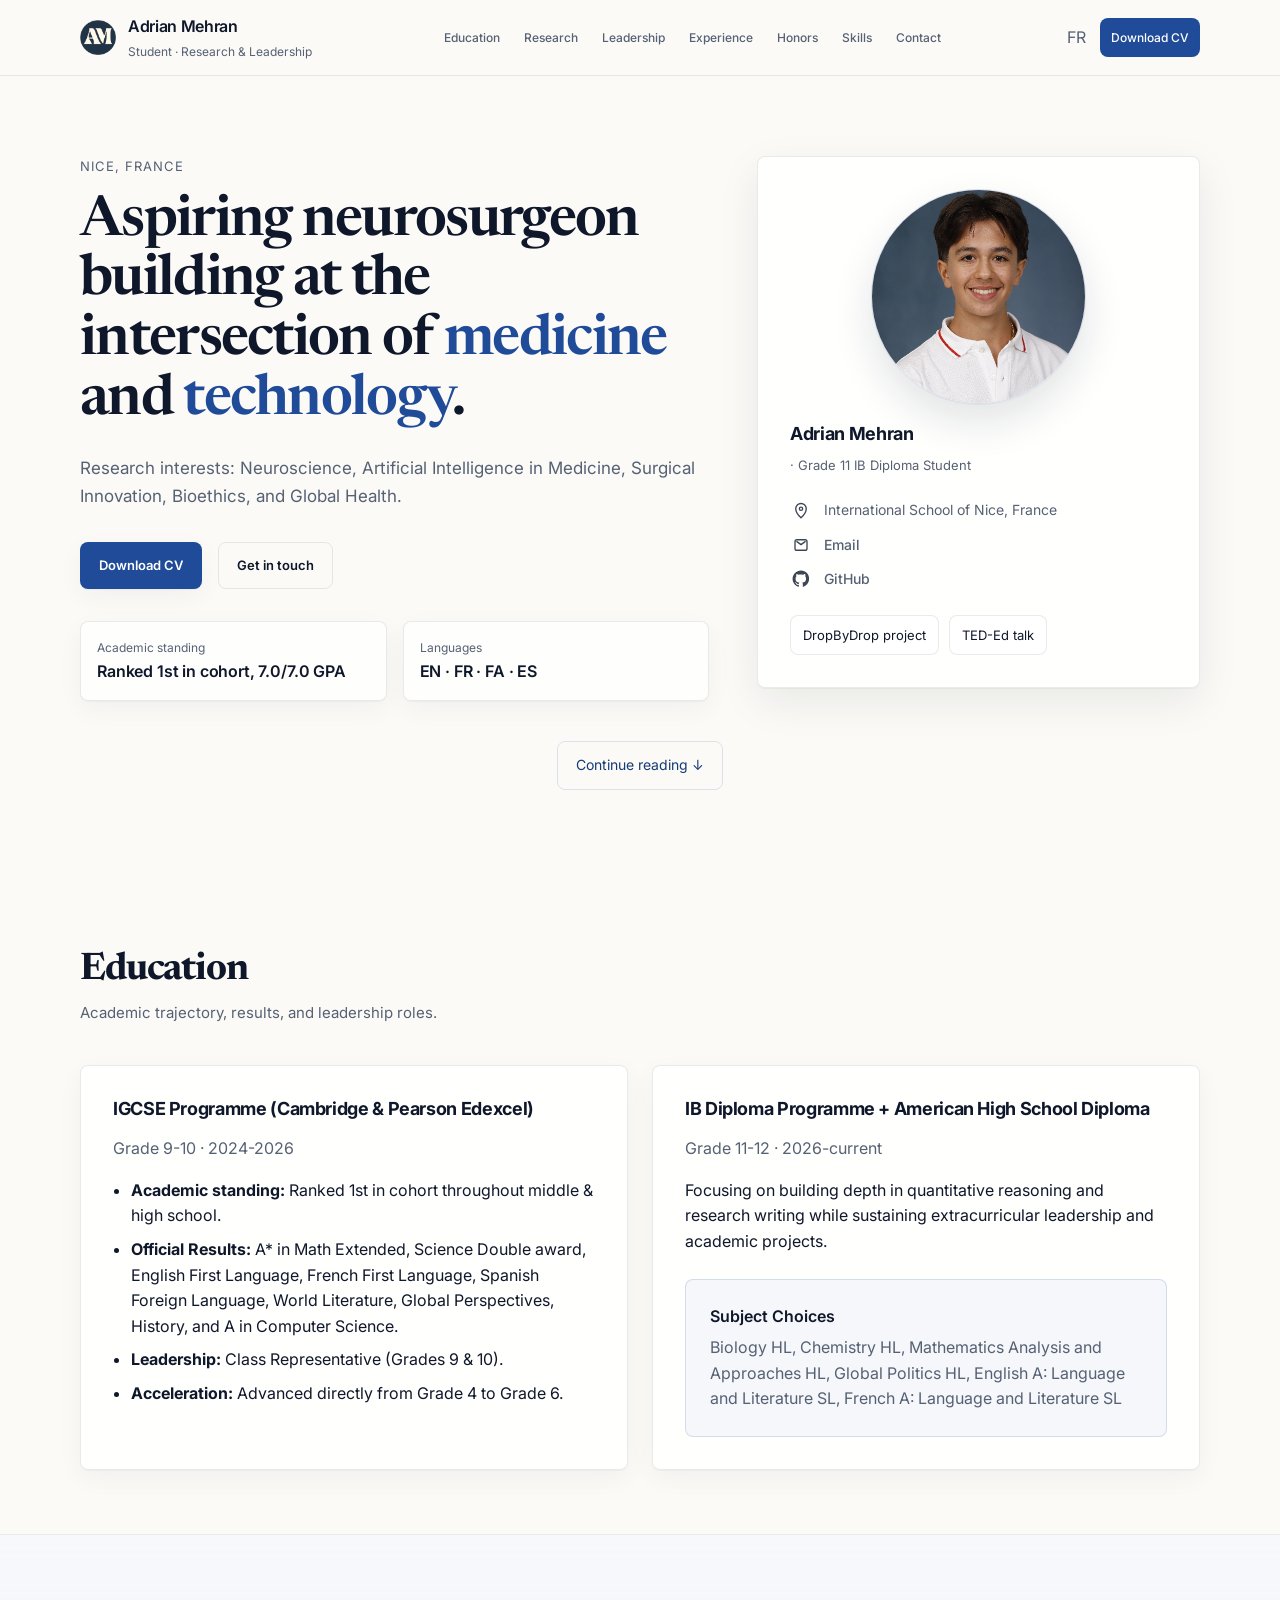
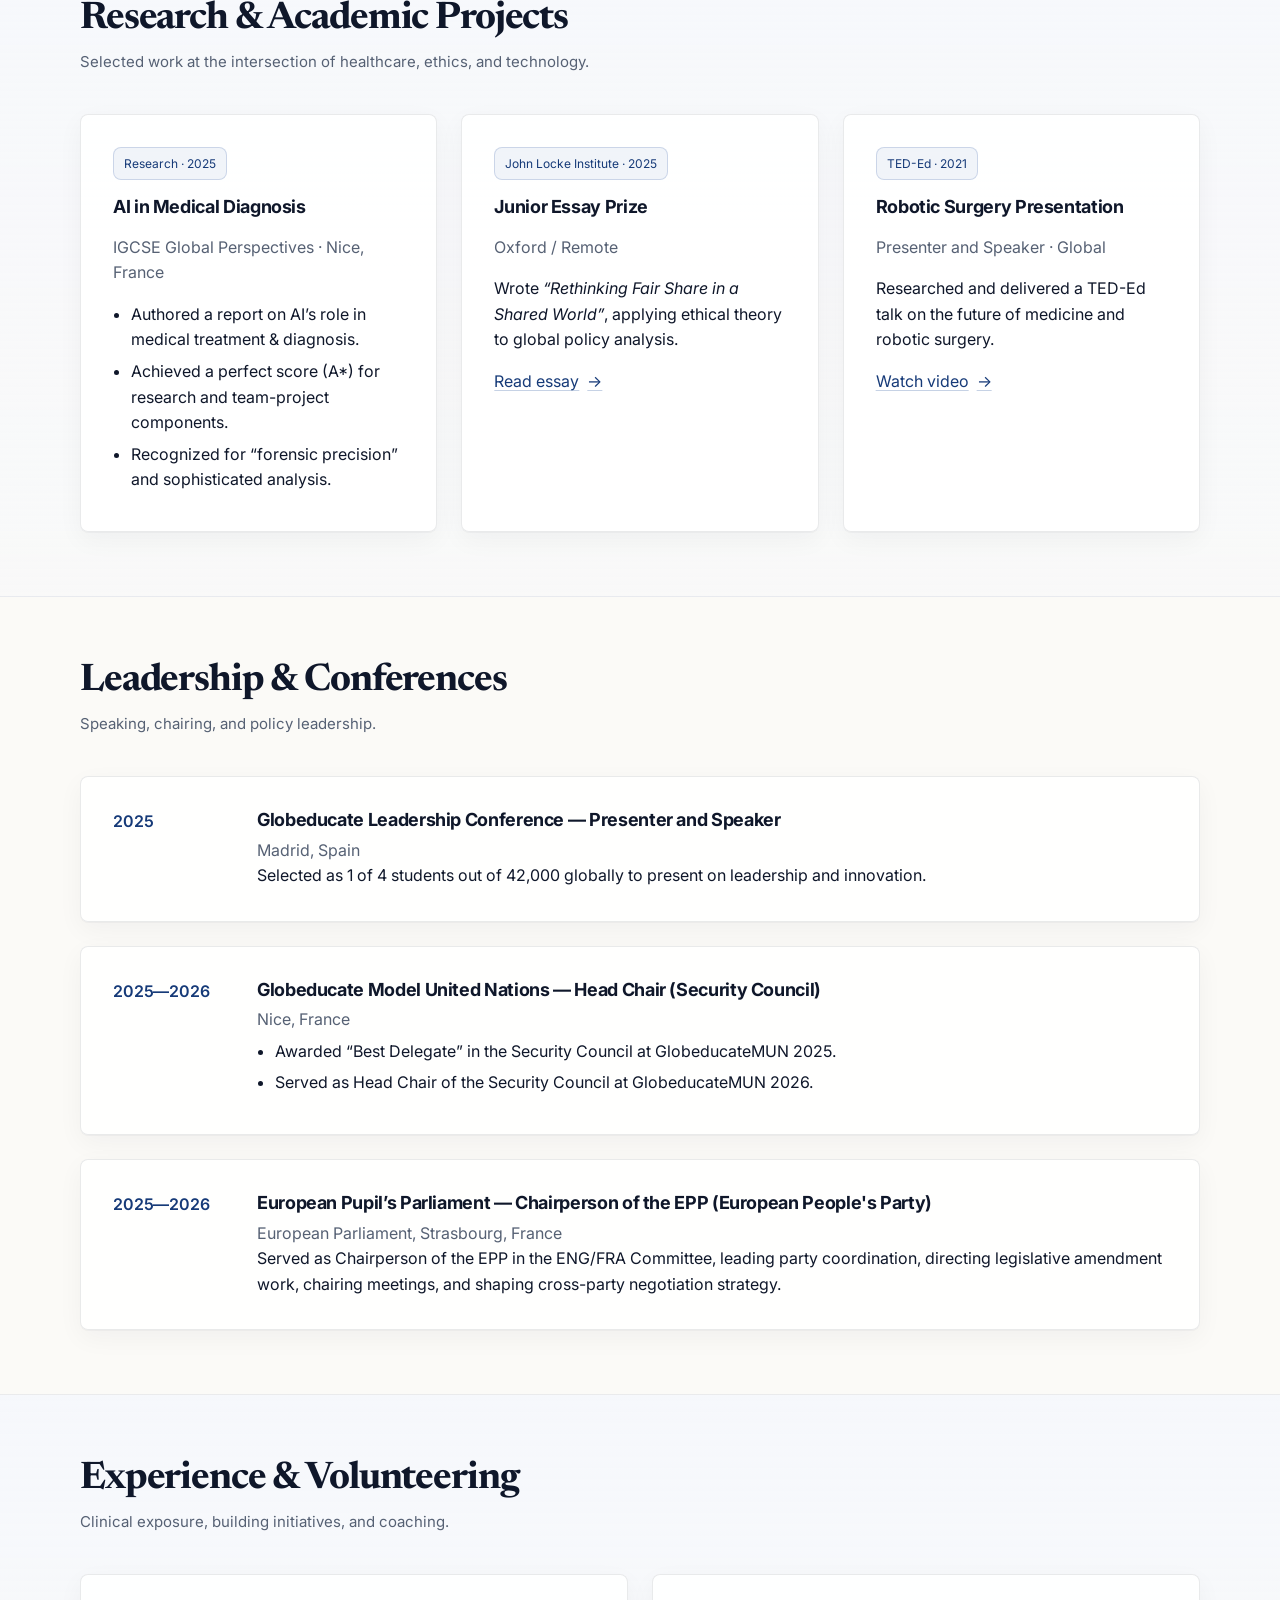
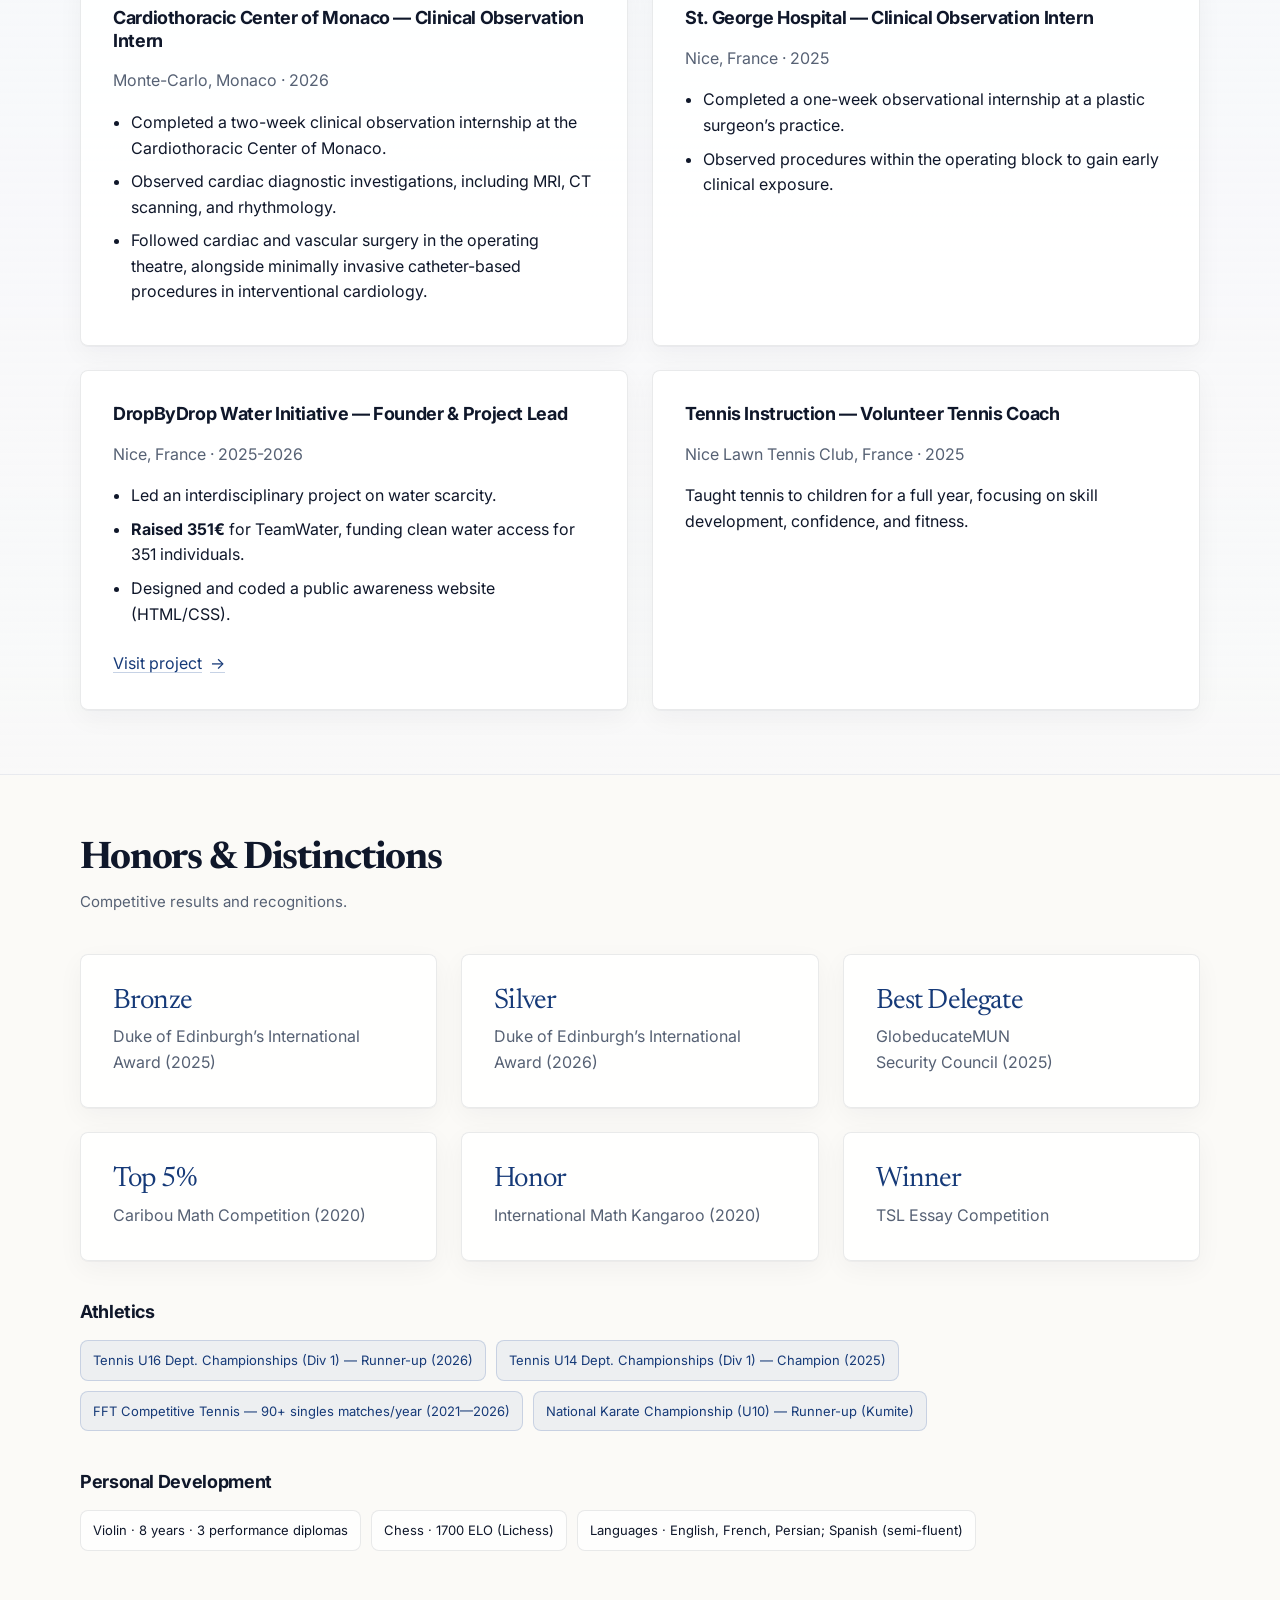
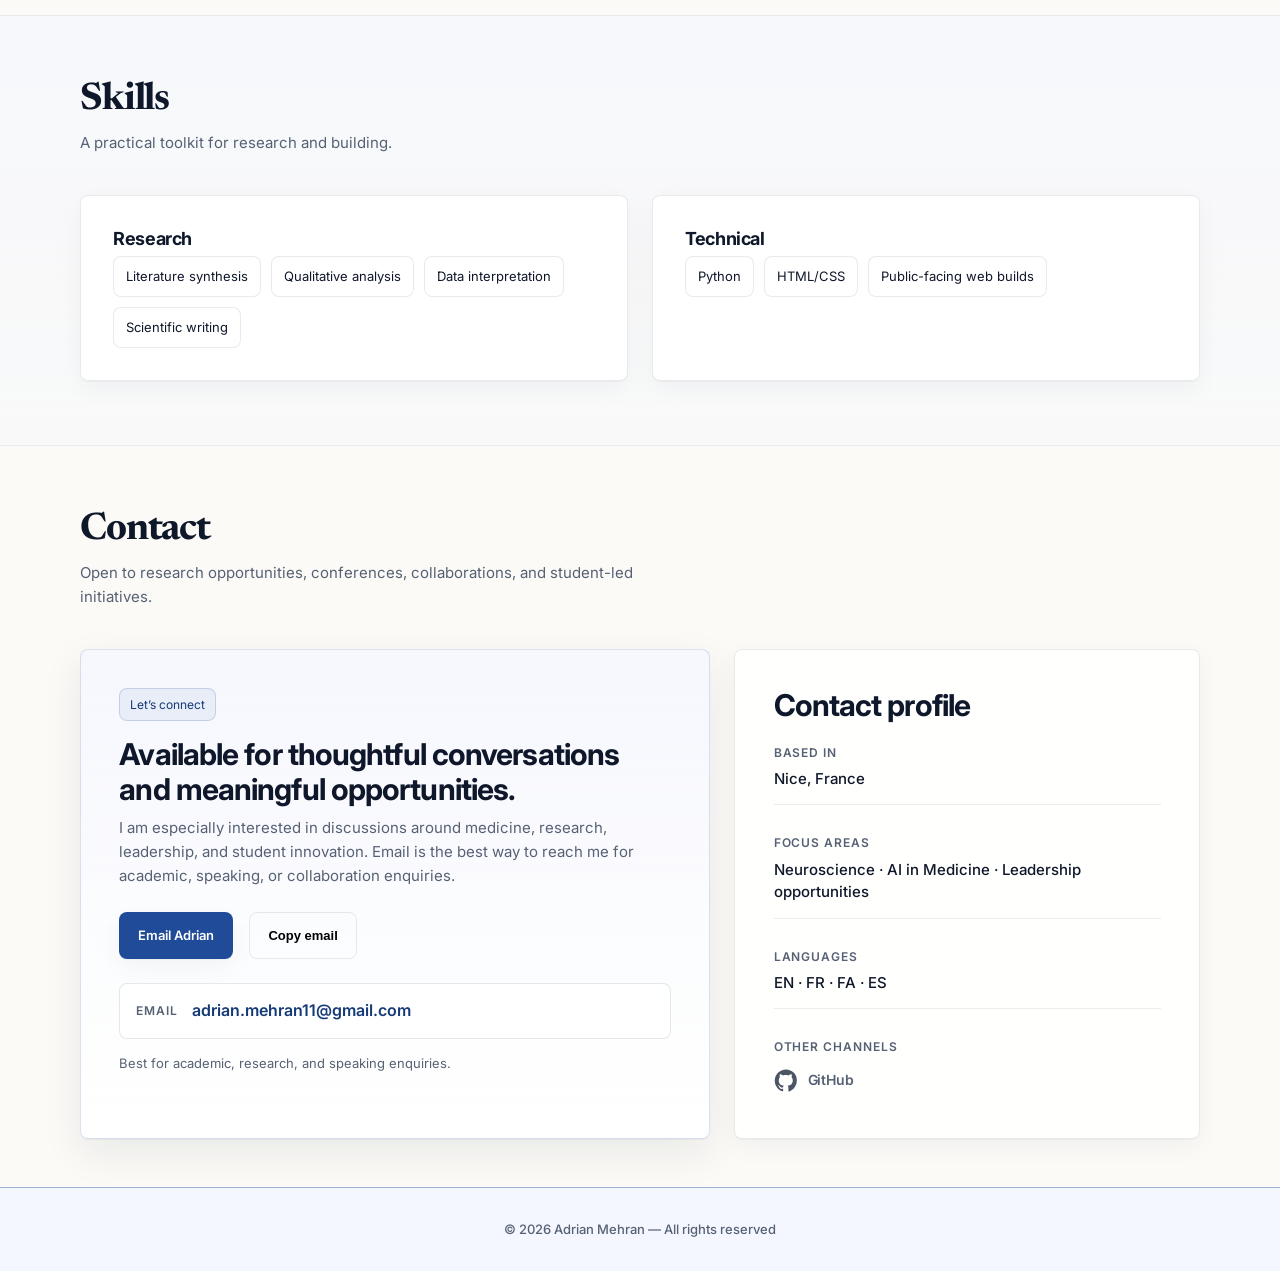
<file: index.html>
<!doctype html>
<html lang="en">
  <head>
    <meta charset="UTF-8" />
    <meta name="viewport" content="width=device-width, initial-scale=1" />
    <title>Adrian Mehran</title>
    <meta
      name="description"
      content="Adrian Mehran is a Grade 11 IB Diploma student in Nice, France, interested in neuroscience, AI in medicine, leadership, and global health. Explore his CV, research, and projects."
    />
    <link rel="canonical" href="https://adrianmehran.github.io/" />
    
    <!-- Structured data (SEO) -->
    <script type="application/ld+json">
    {
      "@context": "https://schema.org",
      "@type": "Person",
      "name": "Adrian Mehran",
      "url": "https://adrianmehran.github.io/",
      "image": "https://adrianmehran.github.io/img/adrian_portrait.jpg",
      "sameAs": [
        "https://github.com/adrianmehran"
      ],
      "jobTitle": "Student",
      "address": {
        "@type": "PostalAddress",
        "addressLocality": "Nice",
        "addressCountry": "France"
      },
      "knowsAbout": [
        "Neuroscience",
        "Neurosurgery",
        "AI in Medicine",
        "Global Health",
        "Bioethics"
      ]
    }
    </script>

    <!-- Favicon (browser, mobile, and PWA support) -->
    <link rel="apple-touch-icon" sizes="180x180" href="./favicon/apple-touch-icon.png" />
    <link rel="icon" type="image/png" sizes="32x32" href="./favicon/favicon-32x32.png" />
    <link rel="icon" type="image/png" sizes="16x16" href="./favicon/favicon-16x16.png" />
    <link rel="shortcut icon" href="./favicon/favicon.ico" />
    <link rel="manifest" href="./favicon/site.webmanifest" />

    <!-- Clean, modern typefaces -->
    <link rel="preconnect" href="https://fonts.googleapis.com" />
    <link rel="preconnect" href="https://fonts.gstatic.com" crossorigin />
    <link
      href="https://fonts.googleapis.com/css2?family=Inter:wght@400;500;600&family=Newsreader:opsz,wght@6..72,500;6..72,600&display=swap"
      rel="stylesheet"
    />

    <link rel="stylesheet" href="style.css" />
  </head>

  <body>
    <a class="skip-link" href="#content" data-i18n="skip">Skip to content</a>

    <!-- Top Nav -->
    <header class="topbar" role="banner">
      <div class="wrap topbar__inner">
        <div class="topbar__brandSlot">
          <img src="img/logo.png" alt="Logo" class="logo" />

          <a class="brand" href="#home" aria-label="Go to top" data-i18n-attr="aria-label:brand.aria">
            <span class="brand__name">Adrian Mehran</span>
            <span class="brand__tag" data-i18n="brand.tag">Student · Research & Leadership</span>
          </a>
        </div>

        <nav class="nav" aria-label="Primary" data-i18n-attr="aria-label:nav.aria">
          <button class="nav__toggle" type="button" aria-expanded="false" aria-controls="navMenu">
            <span class="nav__toggleLine"></span>
            <span class="nav__toggleLine"></span>
            <span class="nav__toggleLine"></span>
            <span class="sr-only" data-i18n="nav.openMenu">Open menu</span>
          </button>

          <div id="navMenu" class="nav__menu">
            <div class="nav__sections" aria-label="Page sections">
              <a class="nav__link" href="#education" data-i18n="nav.education">Education</a>
              <a class="nav__link" href="#research" data-i18n="nav.research">Research</a>
              <a class="nav__link" href="#leadership" data-i18n="nav.leadership">Leadership</a>
              <a class="nav__link" href="#experience" data-i18n="nav.experience">Experience</a>
              <a class="nav__link" href="#honors" data-i18n="nav.honors">Honors</a>
              <a class="nav__link" href="#skills" data-i18n="nav.skills">Skills</a>
              <a class="nav__link" href="#contact" data-i18n="nav.contact">Contact</a>
            </div>

            <div class="nav__utilities" aria-label="Site utilities">
              <button
                class="nav__link nav__langToggle"
                type="button"
                data-language-toggle
                aria-label="Switch language to French"
              >
                FR
              </button>
              <a
                class="nav__link nav__link--cta nav__link--cv"
                href="assets/Adrian_Mehran_CV_Eng.pdf"
                target="_blank"
                rel="noopener noreferrer"
                data-cv-link
                data-i18n="nav.download"
              >
                Download CV
              </a>
            </div>
          </div>
        </nav>
      </div>
    </header>

    <main id="content">
      <!-- HERO -->
      <section id="home" class="hero">
        <div class="wrap hero__grid">
          <div class="hero__left reveal">
            <p class="eyebrow" data-i18n="hero.location">Nice, France</p>
            <h1 class="hero__title" data-i18n="hero.title">
              Aspiring neurosurgeon building at the intersection of
              <span class="accent">medicine</span> and
              <span class="accent">technology</span>.
            </h1>
            <p class="hero__subtitle" data-i18n="hero.subtitle">
              Research interests: Neuroscience, Artificial Intelligence in Medicine, Surgical
              Innovation, Bioethics, and Global Health.
            </p>

            <div class="hero__actions">
              <a
                class="btn btn--primary"
                href="assets/Adrian_Mehran_CV_Eng.pdf"
                download
                data-cv-link
                data-i18n="hero.download"
              >
                Download CV
              </a>
              <a class="btn btn--ghost" href="#contact" data-i18n="hero.contact">Get in touch</a>
            </div>

            <div class="hero__meta">
              <div class="metaCard">
                <div class="metaCard__label" data-i18n="hero.meta.academicLabel">Academic standing</div>
                <div class="metaCard__value" data-i18n="hero.meta.academicValue">Ranked 1st in cohort, 7.0/7.0 GPA</div>
              </div>
              <div class="metaCard">
                <div class="metaCard__label" data-i18n="hero.meta.languagesLabel">Languages</div>
                <div class="metaCard__value">EN · FR · FA · ES</div>
              </div>
            </div>
          </div>

          <aside class="hero__right reveal" aria-label="Profile" data-i18n-attr="aria-label:profile.aria">
            <div class="profileCard">
              <div class="profileCard__avatar">
                <img
                  class="avatarImg"
                  src="img/adrian_portrait.jpg"
                  alt="Portrait of Adrian Mehran"
                  data-i18n-attr="alt:profile.avatarAlt"
                  loading="lazy"
                />
              </div>

              <div class="profileCard__body">
                <h2 class="profileCard__name">Adrian Mehran</h2>
                <p class="profileCard__role" data-i18n="profile.role">
                  · Grade 11 IB Diploma Student
                </p>

                <ul class="infoList" aria-label="Contact links" data-i18n-attr="aria-label:profile.contactLinks">
                  <li class="infoItem">
                    <span class="infoIcon" aria-hidden="true">
                      <svg viewBox="0 0 24 24" width="18" height="18" fill="none">
                        <path
                          d="M12 21s7-6.1 7-12a7 7 0 1 0-14 0c0 5.9 7 12 7 12Z"
                          stroke="currentColor"
                          stroke-width="1.8"
                        />
                        <path
                          d="M12 11.2a2.2 2.2 0 1 0 0-4.4 2.2 2.2 0 0 0 0 4.4Z"
                          stroke="currentColor"
                          stroke-width="1.8"
                        />
                      </svg>
                    </span>
                    <span class="infoText" data-i18n="profile.school">International School of Nice, France</span>
                  </li>

                  <li class="infoItem">
                    <span class="infoIcon" aria-hidden="true">
                      <svg viewBox="0 0 24 24" width="18" height="18" fill="none">
                        <path
                          d="M4 7.5A2.5 2.5 0 0 1 6.5 5h11A2.5 2.5 0 0 1 20 7.5v9A2.5 2.5 0 0 1 17.5 19h-11A2.5 2.5 0 0 1 4 16.5v-9Z"
                          stroke="currentColor"
                          stroke-width="1.8"
                        />
                        <path
                          d="m6.5 7.5 5.5 4 5.5-4"
                          stroke="currentColor"
                          stroke-width="1.8"
                          stroke-linecap="round"
                          stroke-linejoin="round"
                        />
                      </svg>
                    </span>
                    <a class="infoLink" href="mailto:adrian.mehran11@gmail.com" data-i18n="profile.email">Email</a>
                  </li>

                  <li class="infoItem">
                    <span class="infoIcon" aria-hidden="true">
                      <svg viewBox="0 0 24 24" width="18" height="18" fill="currentColor">
                        <path
                          d="M12 .5C5.73.5.75 5.48.75 11.75c0 4.92 3.19 9.1 7.62 10.58.56.1.76-.24.76-.54v-2c-3.1.67-3.75-1.32-3.75-1.32-.5-1.28-1.23-1.62-1.23-1.62-1-.68.08-.67.08-.67 1.1.08 1.68 1.13 1.68 1.13.98 1.68 2.57 1.2 3.2.92.1-.71.38-1.2.7-1.47-2.47-.28-5.06-1.24-5.06-5.5 0-1.22.43-2.22 1.13-3-.12-.28-.49-1.41.1-2.94 0 0 .92-.29 3.02 1.15.88-.25 1.82-.37 2.75-.38.93 0 1.87.13 2.75.38 2.1-1.44 3.02-1.15 3.02-1.15.59 1.53.22 2.66.1 2.94.7.78 1.13 1.78 1.13 3 0 4.27-2.6 5.22-5.08 5.49.39.34.74 1.02.74 2.06v3.05c0 .3.2.65.77.54 4.43-1.48 7.62-5.66 7.62-10.58C23.25 5.48 18.27.5 12 .5Z"
                        />
                      </svg>
                    </span>
                    <a class="infoLink" href="https://github.com/adrianmehran" target="_blank" rel="noreferrer">
                      GitHub
                    </a>
                  </li>
                </ul>

                <div class="profileCard__links">
                  <a class="chip" href="https://adrianmehran.github.io/DropByDrop/" target="_blank" rel="noreferrer">
                    <span data-i18n="profile.dropByDrop">DropByDrop project</span>
                  </a>
                  <a class="chip" href="https://www.youtube.com/watch?v=IgIJ4zUXR5Q" target="_blank" rel="noreferrer">
                    <span data-i18n="profile.ted">TED-Ed talk</span>
                  </a>
                </div>
              </div>
            </div>
          </aside>
        </div>

        <div class="hero__scroll">
          <a href="#education" class="scrollBtn" data-i18n="hero.continue">Continue reading ↓</a>
        </div>
      </section>

      <!-- EDUCATION -->
      <section id="education" class="section">
        <div class="wrap">
          <div class="sectionHeader reveal">
            <h2 data-i18n="education.title">Education</h2>
            <p data-i18n="education.subtitle">Academic trajectory, results, and leadership roles.</p>
          </div>

          <div class="grid2">
            <article class="card reveal">
              <div class="card__top">
                <h3 data-i18n="education.igcse.title">IGCSE Programme (Cambridge & Pearson Edexcel)</h3>
                <p class="muted" data-i18n="education.igcse.meta">Grade 9-10 · 2024-2026</p>
              </div>
              <ul class="list">
                <li data-i18n="education.igcse.item1"><strong>Academic standing:</strong> Ranked 1st in cohort throughout middle & high school.</li>
                <li>
                  <span data-i18n="education.igcse.item2">
                  <strong>Official Results:</strong> A* in Math Extended, Science Double award,
                  English First Language, French First Language, Spanish Foreign Language,
                  World Literature, Global Perspectives, History, and A in Computer Science.
                  </span>
                </li>
                <li data-i18n="education.igcse.item3"><strong>Leadership:</strong> Class Representative (Grades 9 & 10).</li>
                <li data-i18n="education.igcse.item4"><strong>Acceleration:</strong> Advanced directly from Grade 4 to Grade 6.</li>
              </ul>
            </article>

            <article class="card reveal">
              <div class="card__top">
                <h3 data-i18n="education.ib.title">IB Diploma Programme + American High School Diploma</h3>
                <p class="muted" data-i18n="education.ib.meta">Grade 11-12 · 2026-current</p>
              </div>
              <p class="body" data-i18n="education.ib.body">
                Focusing on building depth in quantitative reasoning and research writing while
                sustaining extracurricular leadership and academic projects.
              </p>

              <div class="callout">
                <div class="callout__title" data-i18n="education.ib.subjectsTitle">Subject Choices</div>
                <p class="callout__text" data-i18n="education.ib.subjects">
                  Biology HL, Chemistry HL, Mathematics Analysis and Approaches HL, Global Politics HL,
                  English A: Language and Literature SL, French A: Language and Literature SL
                </p>
              </div>
            </article>
          </div>
        </div>
      </section>

      <!-- RESEARCH -->
      <section id="research" class="section section--tint">
        <div class="wrap">
          <div class="sectionHeader reveal">
            <h2 data-i18n="research.title">Research & Academic Projects</h2>
            <p data-i18n="research.subtitle">Selected work at the intersection of healthcare, ethics, and technology.</p>
          </div>

          <div class="grid3">
            <article class="card card--hover reveal">
              <div class="pill" data-i18n="research.ai.pill">Independent Research · 2025</div>
              <h3 data-i18n="research.ai.title">AI in Medical Diagnosis</h3>
              <p class="muted" data-i18n="research.ai.meta">IGCSE Global Perspectives · Nice, France</p>
              <ul class="list list--tight">
                <li data-i18n="research.ai.item1">Authored a report on AI’s role in medical treatment & diagnosis.</li>
                <li data-i18n="research.ai.item2">Achieved a perfect score (A*) for research and team-project components.</li>
                <li data-i18n="research.ai.item3">Recognized for “forensic precision” and sophisticated analysis.</li>
              </ul>
            </article>

            <article class="card card--hover reveal">
              <div class="pill" data-i18n="research.essay.pill">John Locke Institute · 2025</div>
              <h3 data-i18n="research.essay.title">Junior Essay Prize</h3>
              <p class="muted">Oxford / Remote</p>
              <p class="body" data-i18n="research.essay.body">
                Wrote <em>“Rethinking Fair Share in a Shared World”</em>, applying ethical theory
                to global policy analysis.
              </p>
              <a class="textLink" href="assets/Adrian_Mehran_John_Locke_Essay_2025.pdf" target="_blank" rel="noreferrer">
                <span data-i18n="research.essay.link">Read essay</span> <span aria-hidden="true">→</span>
              </a>
            </article>

            <article class="card card--hover reveal">
              <div class="pill" data-i18n="research.ted.pill">TED-Ed · 2021</div>
              <h3 data-i18n="research.ted.title">Robotic Surgery Presentation</h3>
              <p class="muted" data-i18n="research.ted.meta">Presenter and Speaker · Global</p>
              <p class="body" data-i18n="research.ted.body">
                Researched and delivered a TED-Ed talk on the future of medicine and robotic
                surgery.
              </p>
              <a class="textLink" href="https://www.youtube.com/watch?v=IgIJ4zUXR5Q" target="_blank" rel="noreferrer">
                <span data-i18n="research.ted.link">Watch video</span> <span aria-hidden="true">→</span>
              </a>
            </article>
          </div>
        </div>
      </section>

      <!-- LEADERSHIP -->
      <section id="leadership" class="section">
        <div class="wrap">
          <div class="sectionHeader reveal">
            <h2 data-i18n="leadership.title">Leadership & Conferences</h2>
            <p data-i18n="leadership.subtitle">Speaking, chairing, and policy leadership.</p>
          </div>

          <div class="timeline">
            <article class="tItem reveal">
              <div class="tItem__time">2025</div>
              <div class="tItem__content">
                <h3 data-i18n="leadership.conference.title">Globeducate Leadership Conference — Presenter and Speaker</h3>
                <p class="muted" data-i18n="leadership.conference.meta">Madrid, Spain</p>
                <p class="body" data-i18n="leadership.conference.body">
                  Selected as 1 of 4 students out of 42,000 globally to present on leadership and innovation.
                </p>
              </div>
            </article>

            <article class="tItem reveal">
              <div class="tItem__time">2025—2026</div>
              <div class="tItem__content">
                <h3 data-i18n="leadership.mun.title">Globeducate Model United Nations — Head Chair (Security Council)</h3>
                <p class="muted" data-i18n="leadership.mun.meta">Nice, France</p>
                <ul class="list list--tight">
                  <li data-i18n="leadership.mun.item1">Awarded “Best Delegate” in the Security Council at GlobeducateMUN 2025.</li>
                  <li data-i18n="leadership.mun.item2">Served as Head Chair of the Security Council at GlobeducateMUN 2026.</li>
                </ul>
              </div>
            </article>

            <article class="tItem reveal">
              <div class="tItem__time">2025—2026</div>
              <div class="tItem__content">
                <h3 data-i18n="leadership.epp.title">European Pupil’s Parliament — Chairperson of the EPP (European People's Party)</h3>
                <p class="muted" data-i18n="leadership.epp.meta">European Parliament, Strasbourg, France</p>
                <p class="body" data-i18n="leadership.epp.body">Served as Chairperson of the EPP in the ENG/FRA Committee, leading party coordination, directing
                  legislative amendment work, chairing meetings, and shaping cross-party negotiation strategy.</p>
              </div>
            </article>
          </div>
        </div>
      </section>

      <!-- EXPERIENCE -->
      <section id="experience" class="section section--tint">
        <div class="wrap">
          <div class="sectionHeader reveal">
            <h2 data-i18n="experience.title">Experience & Volunteering</h2>
            <p data-i18n="experience.subtitle">Clinical exposure, building initiatives, and coaching.</p>
          </div>

          <div class="grid2">
            <article class="card reveal">
              <div class="card__top">
                <h3 data-i18n="experience.monaco.title">Cardiothoracic Center of Monaco — Clinical Observation Intern</h3>
                <p class="muted" data-i18n="experience.monaco.meta">Monte-Carlo, Monaco · 2026</p>
              </div>
              <ul class="list">
                <li data-i18n="experience.monaco.item1">Completed a two-week clinical observation internship at the Cardiothoracic Center of Monaco.</li>
                <li data-i18n="experience.monaco.item2">Observed cardiac diagnostic investigations, including MRI, CT scanning, and rhythmology.</li>
                <li data-i18n="experience.monaco.item3">Followed cardiac and vascular surgery in the operating theatre, alongside minimally invasive catheter-based procedures in interventional cardiology.</li>
              </ul>
            </article>

            <article class="card reveal">
              <div class="card__top">
                <h3 data-i18n="experience.hospital.title">St. George Hospital — Clinical Observation Intern</h3>
                <p class="muted" data-i18n="experience.hospital.meta">Nice, France · 2025</p>
              </div>
              <ul class="list">
                <li data-i18n="experience.hospital.item1">Completed a one-week observational internship at a plastic surgeon’s practice.</li>
                <li data-i18n="experience.hospital.item2">Observed procedures within the operating block to gain early clinical exposure.</li>
              </ul>
            </article>

            <article class="card reveal">
              <div class="card__top">
                <h3 data-i18n="experience.water.title">DropByDrop Water Initiative — Founder & Project Lead</h3>
                <p class="muted" data-i18n="experience.water.meta">Nice, France · 2025-2026</p>
              </div>
              <ul class="list">
                <li data-i18n="experience.water.item1">Led an interdisciplinary project on water scarcity.</li>
                <li data-i18n="experience.water.item2"><strong>Raised 351€</strong> for TeamWater, funding clean water access for 351 individuals.</li>
                <li data-i18n="experience.water.item3">Designed and coded a public awareness website (HTML/CSS).</li>
              </ul>
              <a class="textLink" href="https://adrianmehran.github.io/DropByDrop/" target="_blank" rel="noreferrer">
                <span data-i18n="experience.water.link">Visit project</span> <span aria-hidden="true">→</span>
              </a>
            </article>

            <article class="card reveal">
              <div class="card__top">
                <h3 data-i18n="experience.tennis.title">Tennis Instruction — Volunteer Tennis Coach</h3>
                <p class="muted" data-i18n="experience.tennis.meta">Nice Lawn Tennis Club, France · 2025</p>
              </div>
              <p class="body" data-i18n="experience.tennis.body">
                Taught tennis to children for a full year, focusing on skill development,
                confidence, and fitness.
              </p>
            </article>
          </div>
        </div>
      </section>

      <!-- HONORS -->
      <section id="honors" class="section">
        <div class="wrap">
          <div class="sectionHeader reveal">
            <h2 data-i18n="honors.title">Honors & Distinctions</h2>
            <p data-i18n="honors.subtitle">Competitive results and recognitions.</p>
          </div>

          <div class="grid3">
            <article class="statCard reveal">
              <div class="statCard__value" data-i18n="honors.bronze.value">Bronze</div>
              <div class="statCard__label" data-i18n="honors.bronze.label">Duke of Edinburgh’s International Award (2025)</div>
            </article>
            <article class="statCard reveal">
              <div class="statCard__value" data-i18n="honors.silver.value">Silver</div>
              <div class="statCard__label" data-i18n="honors.silver.label">Duke of Edinburgh’s International Award (2026)</div>
            </article>
            <article class="statCard reveal">
              <div class="statCard__value" data-i18n="honors.delegate.value">Best Delegate</div>
              <div class="statCard__label" data-i18n="honors.delegate.label">GlobeducateMUN <br> Security Council (2025)</div>
            </article>
            <article class="statCard reveal">
              <div class="statCard__value" data-i18n="honors.caribou.value">Top 5%</div>
              <div class="statCard__label" data-i18n="honors.caribou.label">Caribou Math Competition (2020)</div>
            </article>
            <article class="statCard reveal">
              <div class="statCard__value" data-i18n="honors.kangaroo.value">Honor</div>
              <div class="statCard__label" data-i18n="honors.kangaroo.label">International Math Kangaroo (2020)</div>
            </article>
            <article class="statCard reveal">
              <div class="statCard__value" data-i18n="honors.tsl.value">Winner</div>
              <div class="statCard__label" data-i18n="honors.tsl.label">TSL Essay Competition</div>
            </article>
          </div>

          <div class="subSection reveal">
            <h3 data-i18n="honors.athletics.title">Athletics</h3>
            <div class="chips">
              <span class="chip chip--solid" data-i18n="honors.athletics.item1">Tennis U16 Dept. Championships (Div 1) — Runner-up (2026)</span>
              <span class="chip chip--solid" data-i18n="honors.athletics.item2">Tennis U14 Dept. Championships (Div 1) — Champion (2025)</span>
              <span class="chip chip--solid" data-i18n="honors.athletics.item3">FFT Competitive Tennis — 90+ singles matches/year (2021—2026)</span>
              <span class="chip chip--solid" data-i18n="honors.athletics.item4">National Karate Championship (U10) — Runner-up (Kumite)</span>
            </div>
          </div>

          <div class="subSection reveal">
            <h3 data-i18n="honors.personal.title">Personal Development</h3>
            <div class="chips">
              <span class="chip" data-i18n="honors.personal.item1">Violin · 8 years · 3 performance diplomas</span>
              <span class="chip" data-i18n="honors.personal.item2">Chess · 1700 ELO (Lichess)</span>
              <span class="chip" data-i18n="honors.personal.item3">Languages · English, French, Persian; Spanish (semi-fluent)</span>
            </div>
          </div>
        </div>
      </section>

      <!-- SKILLS -->
      <section id="skills" class="section section--tint">
        <div class="wrap">
          <div class="sectionHeader reveal">
            <h2 data-i18n="skills.title">Skills</h2>
            <p data-i18n="skills.subtitle">A practical toolkit for research and building.</p>
          </div>

          <div class="grid2">
            <article class="card reveal">
              <h3 data-i18n="skills.research.title">Research</h3>
              <div class="chips">
                <span class="chip" data-i18n="skills.research.item1">Literature synthesis</span>
                <span class="chip" data-i18n="skills.research.item2">Qualitative analysis</span>
                <span class="chip" data-i18n="skills.research.item3">Data interpretation</span>
                <span class="chip" data-i18n="skills.research.item4">Scientific writing</span>
              </div>
            </article>
            <article class="card reveal">
              <h3 data-i18n="skills.technical.title">Technical</h3>
              <div class="chips">
                <span class="chip">Python</span>
                <span class="chip">HTML/CSS</span>
                <span class="chip" data-i18n="skills.technical.item3">Public-facing web builds</span>
              </div>
            </article>
          </div>
        </div>
      </section>

      <!-- CONTACT -->
      <section id="contact" class="section contactSection">
        <div class="wrap">
          <div class="sectionHeader reveal">
            <h2 data-i18n="contact.title">Contact</h2>
            <p data-i18n="contact.subtitle">Open to research opportunities, conferences, collaborations, and student-led initiatives.</p>
          </div>

          <div class="contactGrid">
            <article class="card contactCard contactCard--primary reveal">
              <span class="pill" data-i18n="contact.pill">Let’s connect</span>
              <h3 data-i18n="contact.cardTitle">Available for thoughtful conversations and meaningful opportunities.</h3>
              <p class="body contactLead" data-i18n="contact.body">
                I am especially interested in discussions around medicine, research, leadership,
                and student innovation. Email is the best way to reach me for academic, speaking,
                or collaboration enquiries.
              </p>

              <div class="contactActions">
                <a class="btn btn--primary" href="mailto:adrian.mehran11@gmail.com" data-i18n="contact.emailButton">Email Adrian</a>
                <button class="btn btn--ghost" type="button" data-copy="adrian.mehran11@gmail.com">
                  <span data-i18n="contact.copyButton">Copy email</span>
                </button>
              </div>

              <div class="contactEmailRow" aria-label="Email address" data-i18n-attr="aria-label:contact.emailAddress">
                <span class="contactEmailLabel" data-i18n="contact.emailLabel">Email</span>
                <a class="contactEmailValue" href="mailto:adrian.mehran11@gmail.com">
                  adrian.mehran11@gmail.com
                </a>
              </div>

              <p class="contactNote" data-i18n="contact.note">Best for academic, research, and speaking enquiries.</p>
              <p class="contactToast" id="copyToast" role="status" aria-live="polite"></p>
            </article>

            <article class="card contactCard reveal">
              <h3 data-i18n="contact.profileTitle">Contact profile</h3>
              <div class="contactFacts" aria-label="Contact profile details" data-i18n-attr="aria-label:contact.profileDetails">
                <div class="contactFact">
                  <span class="contactFact__label" data-i18n="contact.basedLabel">Based in</span>
                  <span class="contactFact__value" data-i18n="contact.basedValue">Nice, France</span>
                </div>
                <div class="contactFact">
                  <span class="contactFact__label" data-i18n="contact.focusLabel">Focus areas</span>
                  <span class="contactFact__value" data-i18n="contact.focusValue">Neuroscience · AI in Medicine · Leadership opportunities</span>
                </div>
                <div class="contactFact">
                  <span class="contactFact__label" data-i18n="contact.languagesLabel">Languages</span>
                  <span class="contactFact__value">EN · FR · FA · ES</span>
                </div>
                <div class="contactFact contactFact--channels">
                  <span class="contactFact__label" data-i18n="contact.channelsLabel">Other channels</span>
                
                  <div class="contactChannels">
                    <a class="contactChannel" href="https://github.com/adrianmehran" target="_blank" rel="noreferrer">
                      <span class="contactChannel__icon contactChannel__icon--github" aria-hidden="true">
                        <svg viewBox="0 0 24 24" width="22" height="22" fill="currentColor">
                          <path d="M12 .5C5.73.5.75 5.48.75 11.75c0 4.92 3.19 9.1 7.62 10.58.56.1.76-.24.76-.54v-2c-3.1.67-3.75-1.32-3.75-1.32-.5-1.28-1.23-1.62-1.23-1.62-1-.68.08-.67.08-.67 1.1.08 1.68 1.13 1.68 1.13.98 1.68 2.57 1.2 3.2.92.1-.71.38-1.2.7-1.47-2.47-.28-5.06-1.24-5.06-5.5 0-1.22.43-2.22 1.13-3-.12-.28-.49-1.41.1-2.94 0 0 .92-.29 3.02 1.15.88-.25 1.82-.37 2.75-.38.93 0 1.87.13 2.75.38 2.1-1.44 3.02-1.15 3.02-1.15.59 1.53.22 2.66.1 2.94.7.78 1.13 1.78 1.13 3 0 4.27-2.6 5.22-5.08 5.49.39.34.74 1.02.74 2.06v3.05c0 .3.2.65.77.54 4.43-1.48 7.62-5.66 7.62-10.58C23.25 5.48 18.27.5 12 .5Z"/>
                        </svg>
                      </span>
                      <span class="contactChannel__text">GitHub</span>
                    </a>
                  </div>
                </div>
              </div>
            </article>
          </div>

          <footer class="footer">
            <p class="tiny muted">© <span id="year"></span> <span data-i18n="footer.rights">Adrian Mehran — All rights reserved</span></p>
          </footer>
        </div>
      </section>
    </main>

    <script src="script.js"></script>
  </body>
</html>
</file>
<file: style.css>
/* =========================
   Design system (8pt grid)
   ========================= */
:root {
  --bg: #fbfaf7;
  --surface: #ffffff;
  --surface-soft: #f8f8f5;
  --tint: #f4f7ff;
  --text: #0f172a;
  --muted: #566174;
  --border: rgba(15, 23, 42, 0.09);

  --brand: #1f4b99;
  --brand-ink: #163a78;
  --ring: rgba(31, 75, 153, 0.22);

  --shadow-sm: 0 1px 0 rgba(15, 23, 42, 0.03), 0 8px 26px rgba(15, 23, 42, 0.045);
  --shadow-md: 0 1px 0 rgba(15, 23, 42, 0.04), 0 14px 42px rgba(15, 23, 42, 0.08);

  --radius: 8px;
  --radius-sm: 8px;

  --space-1: 8px;
  --space-2: 16px;
  --space-3: 24px;
  --space-4: 32px;
  --space-5: 40px;
  --space-6: 48px;
  --space-7: 56px;
  --space-8: 64px;

  --max: 1120px;

  --font-sans: Inter, system-ui, -apple-system, Segoe UI, Roboto, Helvetica, Arial, "Apple Color Emoji",
    "Segoe UI Emoji";
  --font-serif: Newsreader, ui-serif, Georgia, serif;
}

*,
*::before,
*::after {
  box-sizing: border-box;
}

html {
  scroll-behavior: smooth;
}

@media (prefers-reduced-motion: reduce) {
  html {
    scroll-behavior: auto;
  }

  *,
  *::before,
  *::after {
    animation-duration: 0.01ms !important;
    animation-iteration-count: 1 !important;
    scroll-behavior: auto !important;
    transition-duration: 0.01ms !important;
  }
}

body {
  margin: 0;
  font-family: var(--font-sans);
  color: var(--text);
  background: var(--bg);
  line-height: 1.6;
}

[data-i18n]:not(:has([data-i18n])) {
  transition: opacity 260ms ease, transform 260ms ease;
}

html.is-language-switching [data-i18n]:not(:has([data-i18n])) {
  opacity: 0.68;
  transform: translateY(2px);
}

a {
  color: inherit;
  text-decoration: none;
}

a:focus-visible,
button:focus-visible {
  outline: none;
  box-shadow: 0 0 0 4px var(--ring);
  border-radius: var(--radius-sm);
}

.wrap {
  width: min(var(--max), calc(100% - 2 * var(--space-3)));
  margin: 0 auto;
}

.skip-link {
  position: absolute;
  left: -999px;
  top: var(--space-2);
  padding: var(--space-1) var(--space-2);
  background: var(--surface);
  border: 1px solid var(--border);
  border-radius: var(--radius-sm);
  box-shadow: var(--shadow-sm);
  z-index: 9999;
}

.skip-link:focus {
  left: var(--space-2);
}

/* =========================
   Topbar / Nav
   ========================= */
.topbar {
  position: sticky;
  top: 0;
  z-index: 50;
  backdrop-filter: blur(10px);
  background: rgba(251, 250, 247, 0.9);
  border-bottom: 1px solid var(--border);
}

.topbar__inner {
  display: grid;
  grid-template-columns: auto minmax(0, 1fr);
  align-items: center;
  gap: var(--space-4);
  padding: 14px 0;
}

.topbar__brandSlot {
  display: flex;
  align-items: center;
  gap: 12px;
}

.logo {
  width: 36px;
  height: 36px;
  object-fit: contain;
}

.brand {
  display: grid;
  gap: 2px;
  min-width: 200px;
}

.brand__name {
  font-weight: 600;
  letter-spacing: -0.02em;
}

.brand__tag {
  font-size: 12px;
  color: var(--muted);
}

.nav {
  display: flex;
  align-items: center;
  justify-content: flex-end;
  min-width: 0;
}

.nav__menu {
  display: grid;
  grid-template-columns: minmax(0, 1fr) auto;
  align-items: center;
  gap: var(--space-4);
  width: 100%;
}

.nav__sections,
.nav__utilities {
  display: flex;
  align-items: center;
  gap: 4px;
}

.nav__sections {
  justify-content: center;
  min-width: 0;
}

.nav__utilities {
  justify-content: flex-end;
  white-space: nowrap;
}

.nav__link {
  font-size: 12px;
  font-weight: 500;
  color: var(--muted);
  padding: 9px 10px;
  border-radius: var(--radius-sm);
  transition: background 160ms ease, color 160ms ease, border-color 160ms ease;
}

.nav__langToggle {
  appearance: none;
  background: transparent;
  border: 0;
  cursor: pointer;
  font: inherit;
  line-height: inherit;
}

.nav__link:hover {
  background: rgba(31, 75, 153, 0.07);
  color: var(--brand-ink);
}

.nav__link.is-active {
  background: rgba(31, 75, 153, 0.08);
  color: var(--brand-ink);
}

.nav__link--cta {
  border: 1px solid rgba(31, 75, 153, 0.2);
}

.nav__link--cta:hover {
  background: rgba(31, 75, 153, 0.1);
}

.nav__link--cv {
  background: var(--brand);
  color: white;
  border: 1px solid rgba(31, 75, 153, 0.35);
}

.nav__link--cv:hover {
  background: var(--brand-ink);
  color: white;
}

.nav__toggle {
  display: none;
  background: transparent;
  border: 1px solid var(--border);
  border-radius: var(--radius-sm);
  padding: 10px;
  box-shadow: var(--shadow-sm);
}

.nav__toggleLine {
  display: block;
  width: 18px;
  height: 2px;
  background: var(--text);
  margin: 4px 0;
  border-radius: 99px;
}

.sr-only {
  position: absolute;
  width: 1px;
  height: 1px;
  padding: 0;
  margin: -1px;
  overflow: hidden;
  clip: rect(0, 0, 0, 0);
  white-space: nowrap;
  border: 0;
}

/* =========================
   Hero
   ========================= */
.hero {
  padding: calc(var(--space-8) + var(--space-2)) 0 var(--space-6);
}

.hero__grid {
  display: grid;
  grid-template-columns: 1.35fr 0.95fr;
  gap: var(--space-6);
  align-items: start;
}

.eyebrow {
  margin: 0 0 var(--space-2);
  color: var(--muted);
  font-size: 13px;
  letter-spacing: 0.08em;
  text-transform: uppercase;
}

.hero__title {
  margin: 0 0 var(--space-3);
  font-family: var(--font-serif);
  font-weight: 600;
  letter-spacing: -0.03em;
  line-height: 1.06;
  font-size: clamp(38px, 4.4vw, 58px);
}

.accent {
  color: var(--brand);
}

.hero__subtitle {
  margin: 0 0 var(--space-4);
  color: var(--muted);
  max-width: 56ch;
  font-size: 17px;
}

.hero__actions {
  display: flex;
  gap: var(--space-2);
  margin-bottom: var(--space-4);
  flex-wrap: wrap;
}

.btn {
  border: 1px solid var(--border);
  border-radius: var(--radius-sm);
  padding: 12px 18px;
  font-size: 13px;
  font-weight: 600;
  background: var(--surface);
  box-shadow: var(--shadow-sm);
  cursor: pointer;
  transition: transform 160ms ease, box-shadow 160ms ease, background 160ms ease, border-color 160ms ease;
}

.btn:hover {
  transform: translateY(-1px);
  box-shadow: var(--shadow-md);
}

.btn--primary {
  background: var(--brand);
  color: white;
  border-color: rgba(31, 75, 153, 0.28);
}

.btn--primary:hover {
  background: var(--brand-ink);
}

.btn--ghost {
  background: transparent;
  box-shadow: none;
}

.btn--ghost:hover {
  background: rgba(255, 255, 255, 0.72);
}

.hero__meta {
  display: grid;
  grid-template-columns: 1fr 1fr;
  gap: var(--space-2);
}

@media (min-width: 981px) {
  html[lang="fr"] .hero__meta {
    grid-template-columns: minmax(0, 1.35fr) minmax(190px, 0.65fr);
  }
}

.metaCard {
  padding: var(--space-2);
  border: 1px solid var(--border);
  border-radius: var(--radius);
  background: rgba(255, 255, 255, 0.76);
  box-shadow: var(--shadow-sm);
}

.metaCard__label {
  font-size: 12px;
  color: var(--muted);
}

.metaCard__value {
  margin-top: 2px;
  font-weight: 600;
  letter-spacing: -0.01em;
}

.profileCard {
  border: 1px solid var(--border);
  border-radius: var(--radius);
  background: rgba(255, 255, 255, 0.88);
  box-shadow: var(--shadow-md);
  overflow: hidden;
}

.profileCard__avatar {
  padding: var(--space-4) var(--space-4) var(--space-2);
  display: flex;
  justify-content: center;
}

.avatarImg {
  width: 215px;
  height: 215px;
  border-radius: 50%;
  object-fit: cover;
  border: 1px solid rgba(31, 75, 153, 0.18);
  box-shadow: 0 1px 0 rgba(15, 23, 42, 0.04), 0 18px 40px rgba(15, 23, 42, 0.12);
}

.profileCard__body {
  padding: 0 var(--space-4) var(--space-4);
}

.profileCard__name {
  margin: 0;
  font-size: 18px;
  letter-spacing: -0.02em;
}

.profileCard__role {
  margin: 6px 0 var(--space-3);
  color: var(--muted);
  font-size: 13px;
}

.profileCard__links {
  display: flex;
  gap: 10px;
  flex-wrap: wrap;
}

/* Info list */
.infoList {
  list-style: none;
  padding: 0;
  margin: 0 0 var(--space-3);
  display: grid;
  gap: 12px;
}

.infoItem {
  display: grid;
  grid-template-columns: 22px 1fr;
  gap: 12px;
  align-items: center;
  color: var(--muted);
  font-size: 14px;
}

.infoIcon {
  width: 22px;
  height: 22px;
  display: grid;
  place-items: center;
  color: rgba(15, 23, 42, 0.8);
}

.infoIcon svg {
  display: block;
}

.infoText {
  color: var(--muted);
}

.infoLink {
  color: var(--muted);
  text-decoration: none;
  font-weight: 500;
}

.infoLink:hover {
  color: var(--brand-ink);
  text-decoration: underline;
  text-decoration-color: rgba(31, 75, 153, 0.55);
  text-underline-offset: 3px;
}

.infoLink:focus-visible {
  color: var(--brand-ink);
  text-decoration: underline;
  text-decoration-color: rgba(31, 75, 153, 0.45);
  text-underline-offset: 3px;
}

/* Hero scroll CTA */
.hero__scroll {
  display: flex;
  justify-content: center;
  margin-top: var(--space-5);
}

.scrollBtn {
  font-size: 14px;
  padding: 12px 18px;
  border-radius: var(--radius-sm);
  background: transparent;
  color: var(--brand-ink);
  border: 1px solid rgba(31, 75, 153, 0.14);
  text-decoration: none;
  transition: background 180ms ease, transform 180ms ease;
}

.scrollBtn:hover {
  background: rgba(31, 75, 153, 0.08);
  transform: translateY(-1px);
}

/* =========================
   Sections
   ========================= */
.section {
  padding: var(--space-8) 0;
}

.section--tint {
  background: linear-gradient(180deg, rgba(244, 247, 255, 0.62), rgba(244, 247, 255, 0.28));
  border-top: 1px solid rgba(15, 23, 42, 0.06);
  border-bottom: 1px solid rgba(15, 23, 42, 0.06);
}

.sectionHeader {
  margin-bottom: var(--space-5);
}

.sectionHeader h2 {
  margin: 0 0 10px;
  font-family: var(--font-serif);
  letter-spacing: -0.03em;
  line-height: 1.08;
  font-size: clamp(30px, 3vw, 38px);
}

.sectionHeader p {
  margin: 0;
  color: var(--muted);
  max-width: 66ch;
  font-size: 15px;
}

.grid2 {
  display: grid;
  grid-template-columns: 1fr 1fr;
  gap: var(--space-3);
}

.grid3 {
  display: grid;
  grid-template-columns: repeat(3, 1fr);
  gap: var(--space-3);
}

.card {
  border: 1px solid var(--border);
  border-radius: var(--radius);
  background: rgba(255, 255, 255, 0.88);
  box-shadow: var(--shadow-sm);
  padding: var(--space-4);
}

.card__top {
  margin-bottom: var(--space-2);
}

.card h3,
.card__top h3,
.tItem__content h3,
.subSection h3 {
  margin: 0 0 6px;
  font-size: 18px;
  line-height: 1.25;
  letter-spacing: -0.02em;
}

.muted {
  color: var(--muted);
}

.body {
  margin: 0;
  color: var(--text);
}

.tiny {
  font-size: 12px;
}

.card--hover {
  transition: transform 160ms ease, box-shadow 160ms ease;
}

.card--hover:hover {
  transform: translateY(-1px);
  box-shadow: var(--shadow-md);
}

.list {
  margin: 0;
  padding-left: 18px;
  color: var(--text);
}

.list li {
  margin: 8px 0;
}

.list--tight li {
  margin: 6px 0;
}

.pill {
  display: inline-flex;
  align-items: center;
  gap: 8px;
  font-size: 12px;
  color: var(--brand-ink);
  border: 1px solid rgba(31, 75, 153, 0.18);
  background: rgba(31, 75, 153, 0.06);
  padding: 6px 10px;
  border-radius: var(--radius-sm);
  margin-bottom: var(--space-2);
}

.callout {
  margin-top: var(--space-3);
  padding: var(--space-3);
  border-radius: var(--radius-sm);
  border: 1px solid rgba(31, 75, 153, 0.16);
  background: rgba(31, 75, 153, 0.045);
}

.callout__title {
  font-weight: 600;
  margin-bottom: 6px;
}

.callout__text {
  margin: 0;
  color: var(--muted);
}

.textLink {
  display: inline-flex;
  gap: 8px;
  align-items: center;
  margin-top: var(--space-2);
  color: var(--brand-ink);
  text-decoration: underline;
  text-decoration-color: rgba(31, 75, 153, 0.25);
  text-underline-offset: 3px;
}

.textLink:hover {
  text-decoration-color: rgba(31, 75, 153, 0.55);
}

/* Timeline */
.timeline {
  display: grid;
  gap: var(--space-3);
}

.tItem {
  display: grid;
  grid-template-columns: 120px 1fr;
  gap: var(--space-3);
  padding: var(--space-4);
  border: 1px solid var(--border);
  border-radius: var(--radius);
  background: rgba(255, 255, 255, 0.88);
  box-shadow: var(--shadow-sm);
}

.tItem__time {
  font-weight: 600;
  color: var(--brand-ink);
  letter-spacing: -0.01em;
}

.tItem__content p {
  margin: 0;
}

/* Stats */
.statCard {
  padding: var(--space-4);
  border-radius: var(--radius);
  border: 1px solid var(--border);
  background: rgba(255, 255, 255, 0.88);
  box-shadow: var(--shadow-sm);
}

.statCard__value {
  font-family: var(--font-serif);
  font-size: 28px;
  line-height: 1.05;
  letter-spacing: -0.03em;
  margin-bottom: 8px;
  color: var(--brand-ink);
}

.statCard__label {
  color: var(--muted);
}

/* Chips */
.chips {
  display: flex;
  flex-wrap: wrap;
  gap: 10px;
}

.chip {
  display: inline-flex;
  align-items: center;
  padding: 9px 12px;
  border-radius: var(--radius-sm);
  border: 1px solid var(--border);
  background: rgba(255, 255, 255, 0.7);
  font-size: 13px;
  color: var(--text);
}

.chip--solid {
  background: rgba(31, 75, 153, 0.06);
  border-color: rgba(31, 75, 153, 0.18);
  color: var(--brand-ink);
}

.subSection {
  margin-top: var(--space-5);
}

.subSection h3 {
  margin-bottom: var(--space-2);
}

/* Contact */
.contactSection {
  position: relative;
  overflow: hidden;
  padding-bottom: 0;
}

.contactGrid {
  display: grid;
  grid-template-columns: 1.15fr 0.85fr;
  gap: var(--space-3);
  align-items: stretch;
}

.contactCard {
  height: 100%;
  padding: clamp(28px, 3vw, 40px);
}

.contactCard--primary {
  background: linear-gradient(180deg, rgba(244, 247, 255, 0.78), rgba(255, 255, 255, 0.9));
  border-color: rgba(31, 75, 153, 0.16);
  box-shadow: var(--shadow-md);
}

.contactCard h3 {
  margin: 0 0 10px;
  font-size: clamp(24px, 3vw, 30px);
  letter-spacing: -0.03em;
  line-height: 1.15;
}

.contactLead {
  max-width: 58ch;
  color: var(--muted);
  font-size: 15px;
}

.contactActions {
  display: flex;
  gap: var(--space-2);
  flex-wrap: wrap;
  margin-top: var(--space-3);
}

.contactEmailRow {
  margin-top: var(--space-3);
  padding: 14px 16px;
  border: 1px solid rgba(15, 23, 42, 0.1);
  border-radius: var(--radius-sm);
  background: rgba(255, 255, 255, 0.72);
  display: flex;
  flex-wrap: wrap;
  align-items: center;
  gap: 10px 14px;
}

.contactEmailLabel {
  font-size: 12px;
  font-weight: 600;
  letter-spacing: 0.08em;
  text-transform: uppercase;
  color: var(--muted);
}

.contactEmailValue {
  font-weight: 600;
  color: var(--brand-ink);
  word-break: break-word;
}

.contactNote {
  margin: 14px 0 0;
  color: var(--muted);
  font-size: 13px;
}

.contactToast {
  min-height: 24px;
  margin: 12px 0 0;
  display: inline-flex;
  align-items: center;
  padding: 0 12px;
  border-radius: var(--radius-sm);
  background: rgba(31, 75, 153, 0.08);
  color: var(--brand-ink);
  font-size: 12px;
  font-weight: 600;
}

.contactToast:empty {
  padding: 0;
  min-height: 0;
  background: transparent;
}

.contactFacts {
  display: grid;
  gap: 14px;
  margin-top: var(--space-2);
}

.contactFact {
  padding: 14px 0;
  border-bottom: 1px solid rgba(15, 23, 42, 0.08);
  display: grid;
  gap: 6px;
}

.contactFact:first-child {
  padding-top: 4px;
}

.contactFact:last-child {
  border-bottom: 0;
  padding-bottom: 0;
}

.contactFact__label {
  font-size: 12px;
  font-weight: 600;
  letter-spacing: 0.08em;
  text-transform: uppercase;
  color: var(--muted);
}

.contactFact__value {
  font-size: 15px;
  font-weight: 500;
  line-height: 1.5;
}

.contactFact--channels {
  gap: 12px;
}

.contactChannels {
  display: flex;
  align-items: center;
  gap: 28px;
  flex-wrap: wrap;
}

.contactChannel {
  display: inline-flex;
  align-items: center;
  gap: 10px;
  color: var(--muted);
  text-decoration: none;
  transition: color 160ms ease, opacity 160ms ease;
}

.contactChannel:hover {
  color: var(--brand-ink);
  opacity: 0.9;
}

.contactChannel__icon {
  width: 24px;
  height: 24px;
  display: grid;
  place-items: center;
  flex: 0 0 24px;
}

.contactChannel__icon svg {
  width: 24px;
  height: 24px;
  display: block;
}

.contactChannel__icon--github {
  color: #4b5563;
}

.contactChannel__text {
  font-size: 14px;
  font-weight: 600;
  letter-spacing: -0.01em;
}

/* Contact footer zone */
#contact {
  position: relative;
  overflow: hidden;
  padding-bottom: 0;
}

#contact .footer {
  margin-top: var(--space-6);
  padding: var(--space-4) 0 var(--space-4);
  position: relative;
  text-align: center;
}

#contact .footer p {
  margin: 0;
  color: var(--muted);
  font-size: 13px;
  font-weight: 500;
}

#contact .footer::after {
  content: "";
  position: absolute;
  top: 0;
  left: 50%;
  transform: translateX(-50%);
  width: 100vw;
  height: 100%;
  background: var(--tint);
  z-index: -1;
}

#contact .footer::before {
  content: "";
  position: absolute;
  top: 0;
  left: 50%;
  transform: translateX(-50%);
  width: 100vw;
  height: 1px;
  background: rgba(31, 75, 153, 0.42);
  z-index: 1;
}

#contact .wrap:last-child {
  margin-bottom: 0;
}

/* Reveal animation */
.reveal {
  opacity: 0;
  transform: translateY(8px);
  transition: opacity 380ms ease, transform 380ms ease;
}

.reveal.is-visible {
  opacity: 1;
  transform: translateY(0);
}

/* Global scroll offset */
section {
  scroll-margin-top: 74px;
}

#education {
  margin-top: var(--space-6);
}

/* Responsive */
@media (max-width: 980px) {
  .hero__grid {
    grid-template-columns: 1fr;
  }

  .hero__meta {
    grid-template-columns: 1fr;
  }

  .grid3 {
    grid-template-columns: 1fr;
  }

  .grid2 {
    grid-template-columns: 1fr;
  }

  .contactGrid {
    grid-template-columns: 1fr;
  }

  .contactCard {
    padding: 28px;
  }

  .tItem {
    grid-template-columns: 1fr;
  }

  .tItem__time {
    font-size: 13px;
  }
}

@media (max-width: 940px) {
  .nav__toggle {
    display: inline-flex;
    flex-direction: column;
    align-items: center;
    justify-content: center;
  }

  .nav__menu {
    position: absolute;
    right: calc((100% - min(var(--max), calc(100% - 2 * var(--space-2)))) / 2);
    top: 62px;
    width: min(360px, calc(100vw - 24px));
    display: none;
    flex-direction: column;
    align-items: stretch;
    padding: 10px;
    border-radius: var(--radius);
    border: 1px solid var(--border);
    background: rgba(255, 255, 255, 0.94);
    box-shadow: var(--shadow-md);
  }

  .nav__menu.is-open {
    display: flex;
  }

  .nav__sections,
  .nav__utilities {
    flex-direction: column;
    align-items: stretch;
    gap: 2px;
  }

  .nav__utilities {
    border-top: 1px solid var(--border);
    margin-top: 4px;
    padding-top: 8px;
  }

  .nav__link {
    width: 100%;
  }
}

@media (max-width: 760px) {
  .wrap {
    width: min(var(--max), calc(100% - 2 * var(--space-2)));
  }

  .hero {
    padding-top: var(--space-7);
  }

  .hero__title {
    font-size: clamp(34px, 12vw, 44px);
  }
}
</file>
